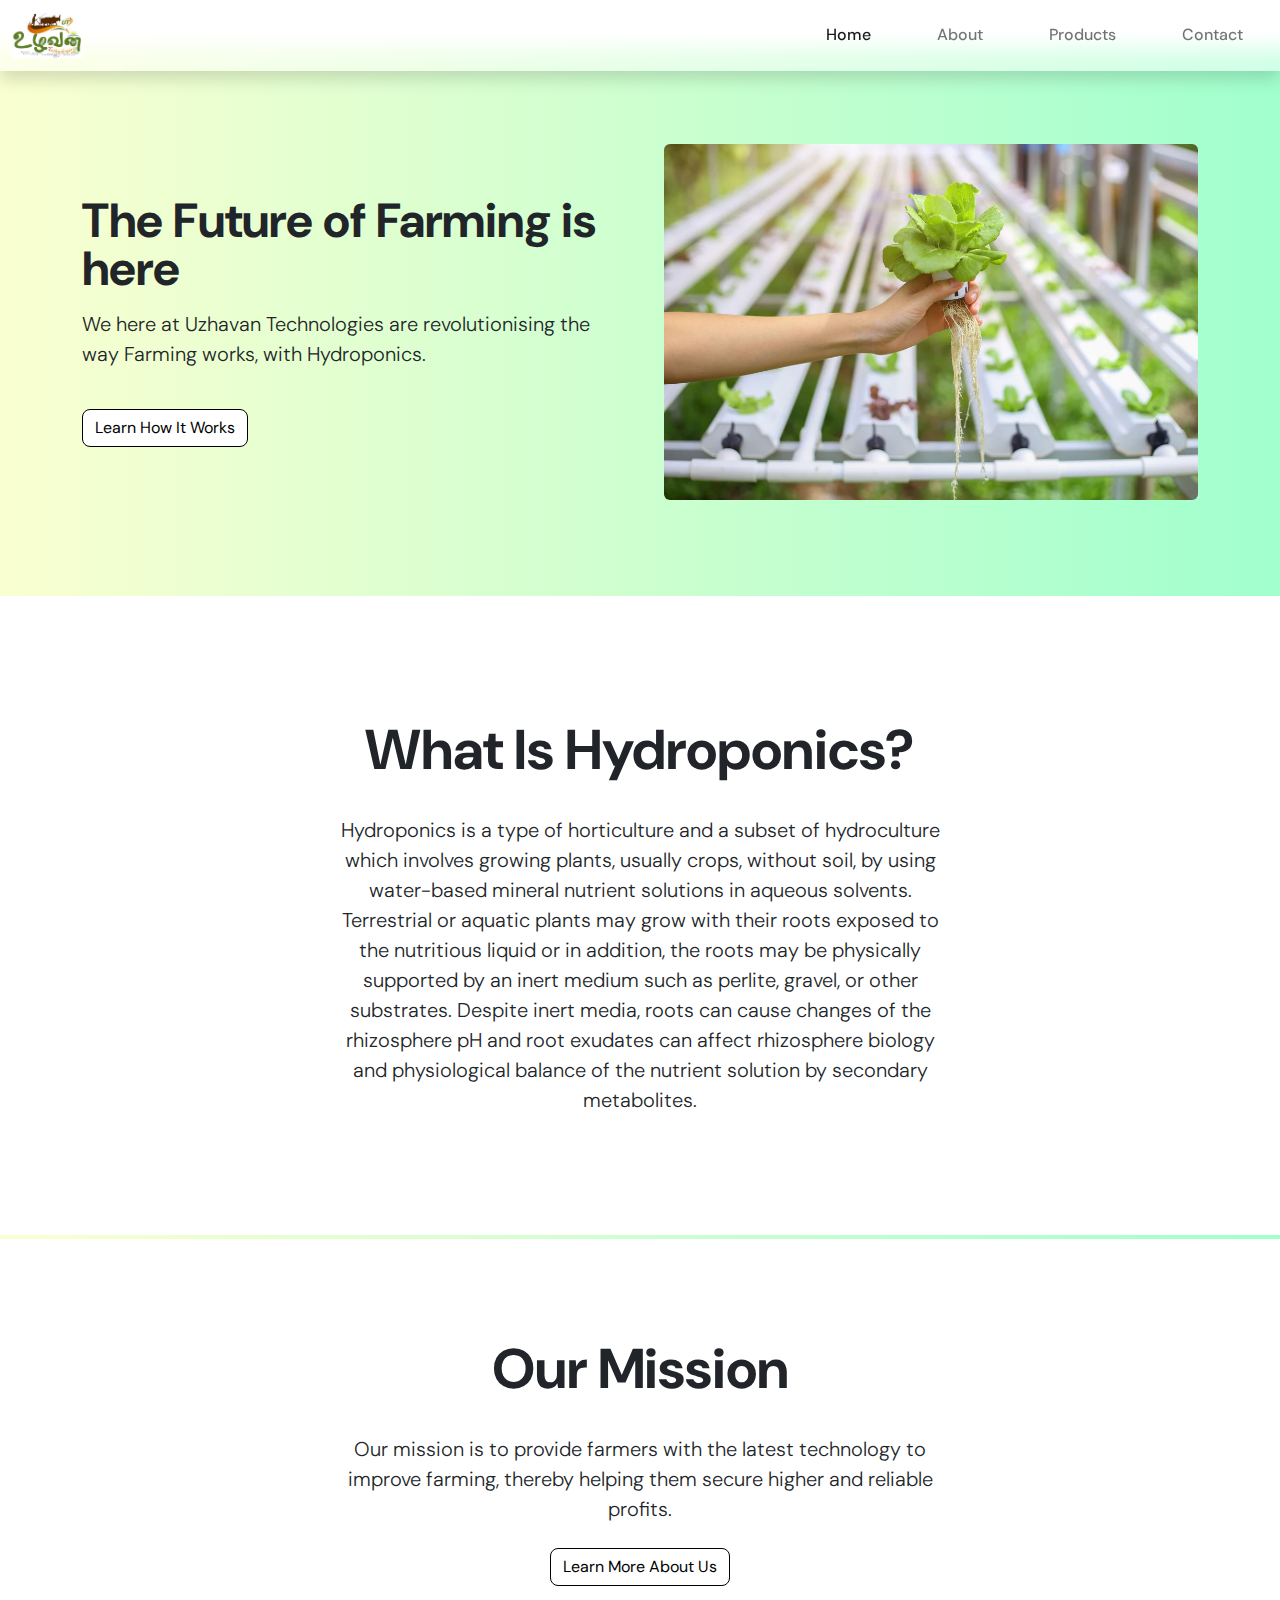
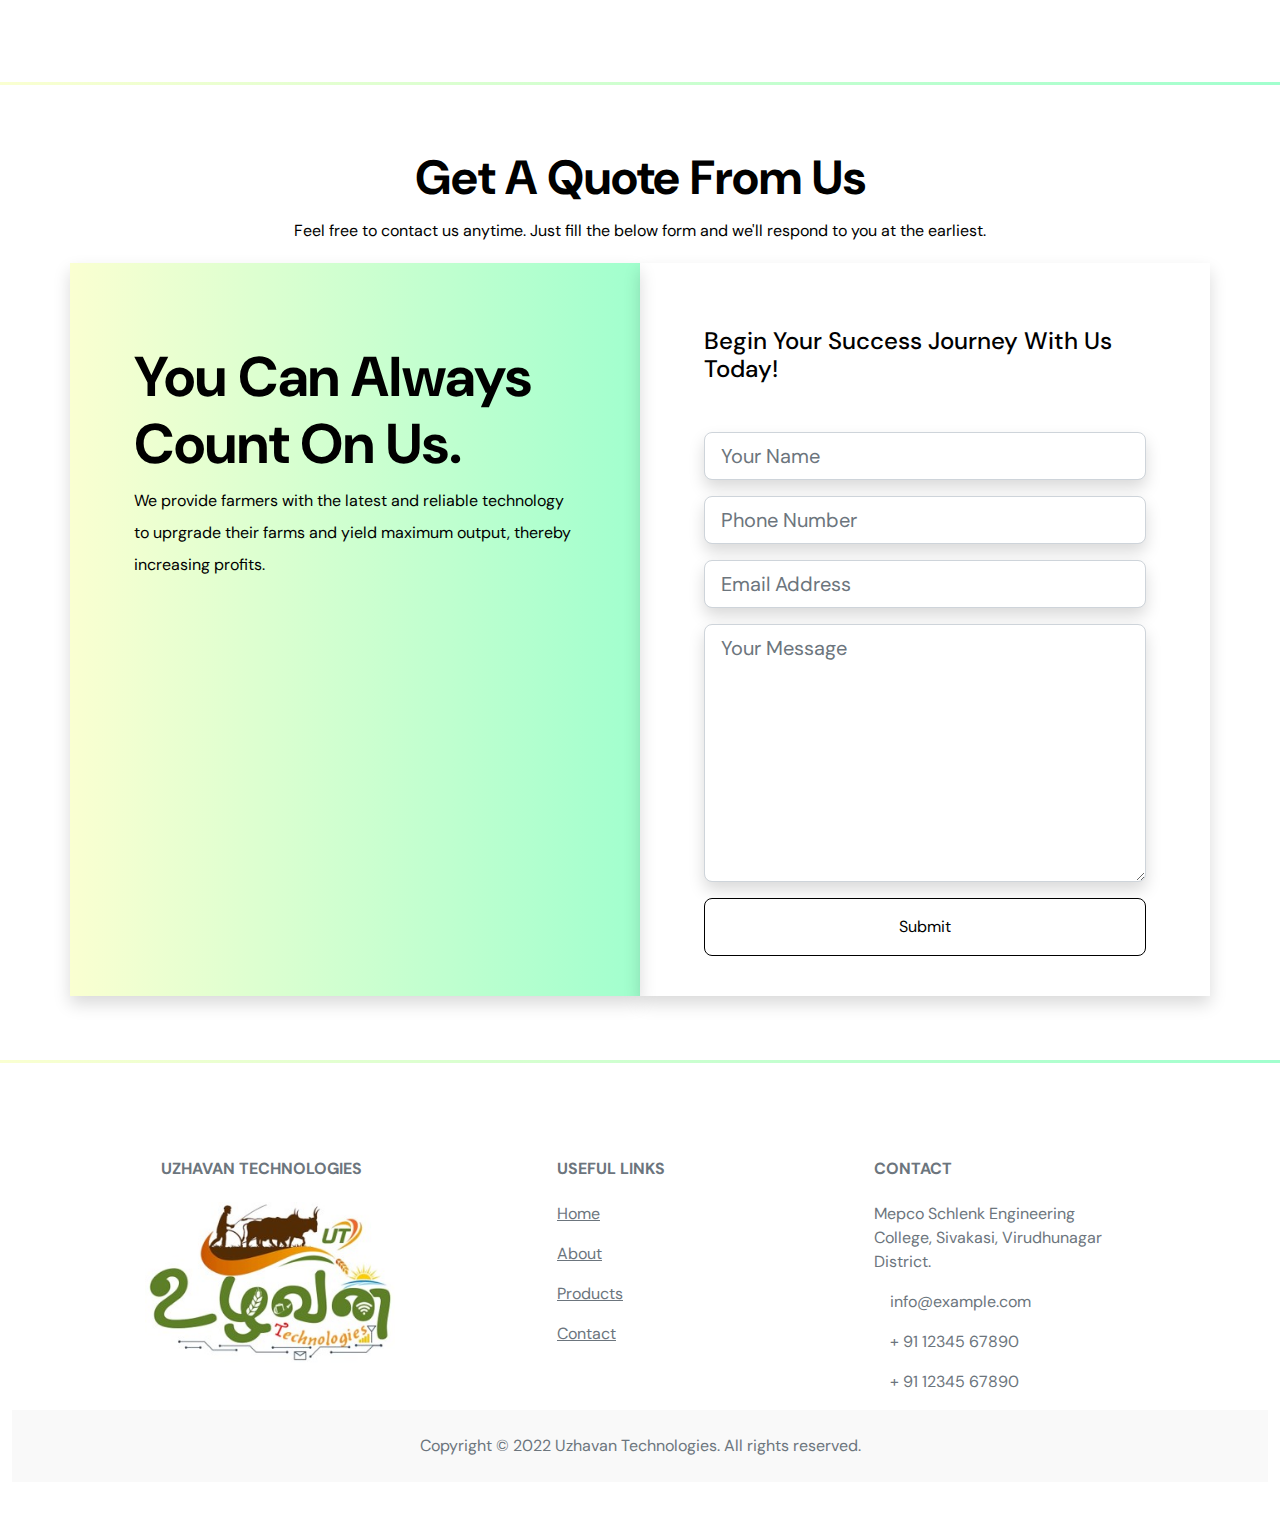
<file: index.html>
<html lang="en">
<head>
    <meta charset="UTF-8">
    <meta http-equiv="X-UA-Compatible" content="IE=edge">
    <meta name="viewport" content="width=device-width, initial-scale=1, user-scalable=no/">
    <title>Uzhavan Technologies - The Future Of Farming</title>
    <link rel="apple-touch-icon" sizes="180x180" href="/apple-touch-icon.png">
    <link rel="icon" type="image/png" sizes="32x32" href="/favicon-32x32.png">
    <link rel="icon" type="image/png" sizes="16x16" href="/favicon-16x16.png">
    <link rel="manifest" href="/site.webmanifest">
    <link rel="stylesheet" href="/assets/css/style.css">
    <link rel="preconnect" href="https://fonts.googleapis.com">
    <link rel="preconnect" href="https://fonts.gstatic.com" crossorigin>
    <link href="https://fonts.googleapis.com/css2?family=DM+Sans:wght@400;500;700&display=swap" rel="stylesheet">
</head>
<body>

    <nav class="navbar navbar-expand-lg shadow fixed-top mb-5 blur font">
        <div class="container-xxl">
          <a class="navbar-brand" href="/"><img src="/assets/images/Uzhavan-Logo.jpg" width="70"></a>
          <button class="navbar-toggler" type="button" data-bs-toggle="collapse" data-bs-target="#NavigationBar" aria-controls="navbarSupportedContent" aria-expanded="false" aria-label="Toggle navigation">
            <span class="navbar-toggler-icon"></span>
          </button>
          <div class="collapse navbar-collapse justify-content-end" id="NavigationBar">
            <ul class="navbar-nav ml-auto gap-4">
              <li class="nav-item list-items btn">
                <a class="nav-link active" aria-current="page" href="/">Home</a>
              </li>
              <li class="nav-item list-items btn">
                <a class="nav-link" href="/about.html">About</a>
              </li>
              <li class="nav-item list-items btn">
                <a class="nav-link" href="/products.html">Products</a>
              </li>
              <li class="nav-item list-items btn">
                <a class="nav-link" href="/contact.html">Contact</a>
              </li>
            </ul>
          </div>
        </div>
      </nav>

      <section id="home" class="intro-section mt-5">
        <div class="container col-xxl-9 py-5">
            <div class="row flex-lg-row-reverse align-items-center g-5 py-5">
              <div class="col-10 col-sm-8 col-lg-6">
                <img src="/assets/images/hydroponics.webp" class="d-block mx-lg-auto img-fluid rounded-2" alt="Hydroponics" width="700" height="500" loading="lazy">
              </div>
              <div class="col-lg-6">
                <h1 class="display-5 fw-bold lh-1 mb-3">The Future of Farming is here</h1>
                <p class="lead">We here at Uzhavan Technologies are revolutionising the way Farming works, with Hydroponics.</p>
                <br>
                <div class="d-md-flex justify-content-md-start">
                  <a class="btn btn-primary" href="#main-section" role="button">Learn How It Works</a>
                </div>
              </div>
            </div>
          </div>
      </section>

      <section id="main-section" class="font">
        <br>
        <div class="px-4 py-5 my-5 text-center">
            <h1 class="display-4 fw-bold text-capitalize">What is Hydroponics?</h1>
            <br>
            <div class="col-lg-6 mx-auto">
              <p class="lead mb-4">Hydroponics is a type of horticulture and a subset of hydroculture which involves growing plants, usually crops, without soil, by using water-based mineral nutrient solutions in aqueous solvents. Terrestrial or aquatic plants may grow with their roots exposed to the nutritious liquid or in addition, the roots may be physically supported by an inert medium such as perlite, gravel, or other substrates. Despite inert media, roots can cause changes of the rhizosphere pH and root exudates can affect rhizosphere biology and physiological balance of the nutrient solution by secondary metabolites.</p>
            </div>
      </section>

      <div class="divider-gradient"></div>

      <section id="mission" class="font">
        <div class="px-4 py-5 my-5 text-center">
            <h1 class="display-4 fw-bold text-capitalize">Our mission</h1>
            <br>
            <div class="col-lg-6 mx-auto"><p class="lead mb-4">Our mission is to provide farmers with the latest technology to improve farming, thereby helping them secure higher and reliable profits.</p></div>
            <a class="btn btn-primary text-capitalize" href="/about.html">Learn more about us</a>
        </div>
      </section>

      <div class="divider-gradient"></div>

      <section id="contact" class="get-started font">
        <div class="container">
          <div class="row text-center">
            <h1 class="display-5 fw-bold text-capitalize">Get a quote from us</h1>
            <div class="heading-line"></div>
            <p class="lh-lg">
              Feel free to contact us anytime. Just fill the below form and we'll respond to you at the earliest.
            </p>
          </div>
      
          <!-- START THE CTA CONTENT  -->
          <div class="row text-white">
            <div class="col-12 col-lg-6 gradient shadow p-3">
              <div class="cta-info w-100">
                <h4 class="display-4 fw-bold text-capitalize">You can always count on us.</h4>
                <p class="lh-lg">
                  We provide farmers with the latest and reliable technology to uprgrade their farms and yield maximum output, thereby increasing profits.
                </p>
              </div>
            </div>
            <div class="col-12 col-lg-6 shadow p-3">
              <div class="form w-100 pb-2">
                <h4 class="display-3--title mb-5 text-capitalize">Begin your success journey with us today!</h4>
                <form method="post" name="google-sheet">
                  <div class="col-lg-12 mb-3">
                    <input type="text" placeholder="Your Name" name="Name" class="shadow form-control form-control-lg" required>
                  </div>
                  <div class="col-lg-12 mb-3">
                    <input type="text" placeholder="Phone Number" name="Phone" class="shadow form-control form-control-lg" required>
                  </div>
                  <div class="col-lg-12 mb-3">
                    <input type="email" placeholder="Email Address" name="Email" class="shadow form-control form-control-lg" required>
                  </div>
                  <div class="col-lg-12 mb-3">
                    <textarea placeholder="Your Message" name="Message" rows="8" class="shadow form-control form-control-lg" required></textarea>
                  </div>
                  <div class="text-center d-grid mt-1">
                    <button type="submit" class="btn btn-primary pt-3 pb-3 text-capitalize">
                      submit
                    </button>
                  </div>
                </form>
              </div>
            </div>
          </div>
        </div>
      </section>

      <div class="divider-gradient"></div>

      <section class="font container-fluid py-5">
        <!-- Footer -->
<footer class="text-center text-lg-start bg-white text-muted">
    <!-- Section: Links  -->
    <section class="">
      <div class="container text-center text-md-start mt-5">
        <!-- Grid row -->
        <div class="row mt-3">
          <!-- Grid column -->
          <div class="col-md-3 col-lg-4 col-xl-3 mx-auto mb-4">
            <!-- Content -->
            <h6 class="text-uppercase fw-bold mb-4">
              <i class="fas fa-gem me-3 text-grayish"></i>Uzhavan Technologies
            </h6>
            <img src="/assets/images/Uzhavan-Logo.jpg" alt="Company Logo" width="250">
          </div>

          <!-- Grid column -->
          <div class="col-md-3 col-lg-2 col-xl-2 mx-auto mb-4">
            <!-- Links -->
            <h6 class="text-uppercase fw-bold mb-4">
              Useful links
            </h6>
            <p>
              <a href="/" class="text-reset">Home</a>
            </p>
            <p>
              <a href="/about.html" class="text-reset">About</a>
            </p>
            <p>
              <a href="/products.html" class="text-reset">Products</a>
            </p>
            <p>
              <a href="/contact.html" class="text-reset">Contact</a>
            </p>
          </div>
          <!-- Grid column -->
  
          <!-- Grid column -->
          <div class="col-md-4 col-lg-3 col-xl-3 mx-auto mb-md-0 mb-4">
            <!-- Links -->
            <h6 class="text-uppercase fw-bold mb-4">Contact</h6>
            <p><i class="fas fa-home"></i>Mepco Schlenk Engineering College, Sivakasi, Virudhunagar District.</p>
            <p>
              <i class="fas fa-envelope me-3 text-grayish"></i>
              info@example.com
            </p>
            <p><i class="fas fa-phone me-3 text-grayish"></i> + 91 12345 67890</p>
            <p><i class="fas fa-print me-3 text-grayish"></i> + 91 12345 67890</p>
          </div>
          <!-- Grid column -->
        </div>
        <!-- Grid row -->
      </div>
    </section>
    <div class="text-center p-4" style="background-color: rgba(0, 0, 0, 0.025);">
     Copyright © 2022 Uzhavan Technologies. All rights reserved. 
    </div>
  </footer>
      </section>

      <script>
        const scriptURL = 'https://script.google.com/macros/s/AKfycbxZKj4hs3VPJn0fK-J4saEidV_lQPkM6e6UBpy4E6y6H5RJ_mPYfNlZPslWdKPpoIF6dQ/exec'
        const form = document.forms['google-sheet']
      
        form.addEventListener('submit', e => {
          e.preventDefault()
          fetch(scriptURL, { method: 'POST', body: new FormData(form)})
            .then(response => alert("Thank you for submitting your enquiry. We'll respond to you at the earliest."))
            .catch(error => console.error('Error!', error.message))
        })
      </script>
 <script src="https://cdn.jsdelivr.net/npm/@popperjs/core@2.11.5/dist/umd/popper.min.js" integrity="sha384-Xe+8cL9oJa6tN/veChSP7q+mnSPaj5Bcu9mPX5F5xIGE0DVittaqT5lorf0EI7Vk" crossorigin="anonymous"></script>
 <script src="https://cdn.jsdelivr.net/npm/bootstrap@5.2.0/dist/js/bootstrap.min.js" integrity="sha384-ODmDIVzN+pFdexxHEHFBQH3/9/vQ9uori45z4JjnFsRydbmQbmL5t1tQ0culUzyK" crossorigin="anonymous"></script>
</body>
</html>
</file>
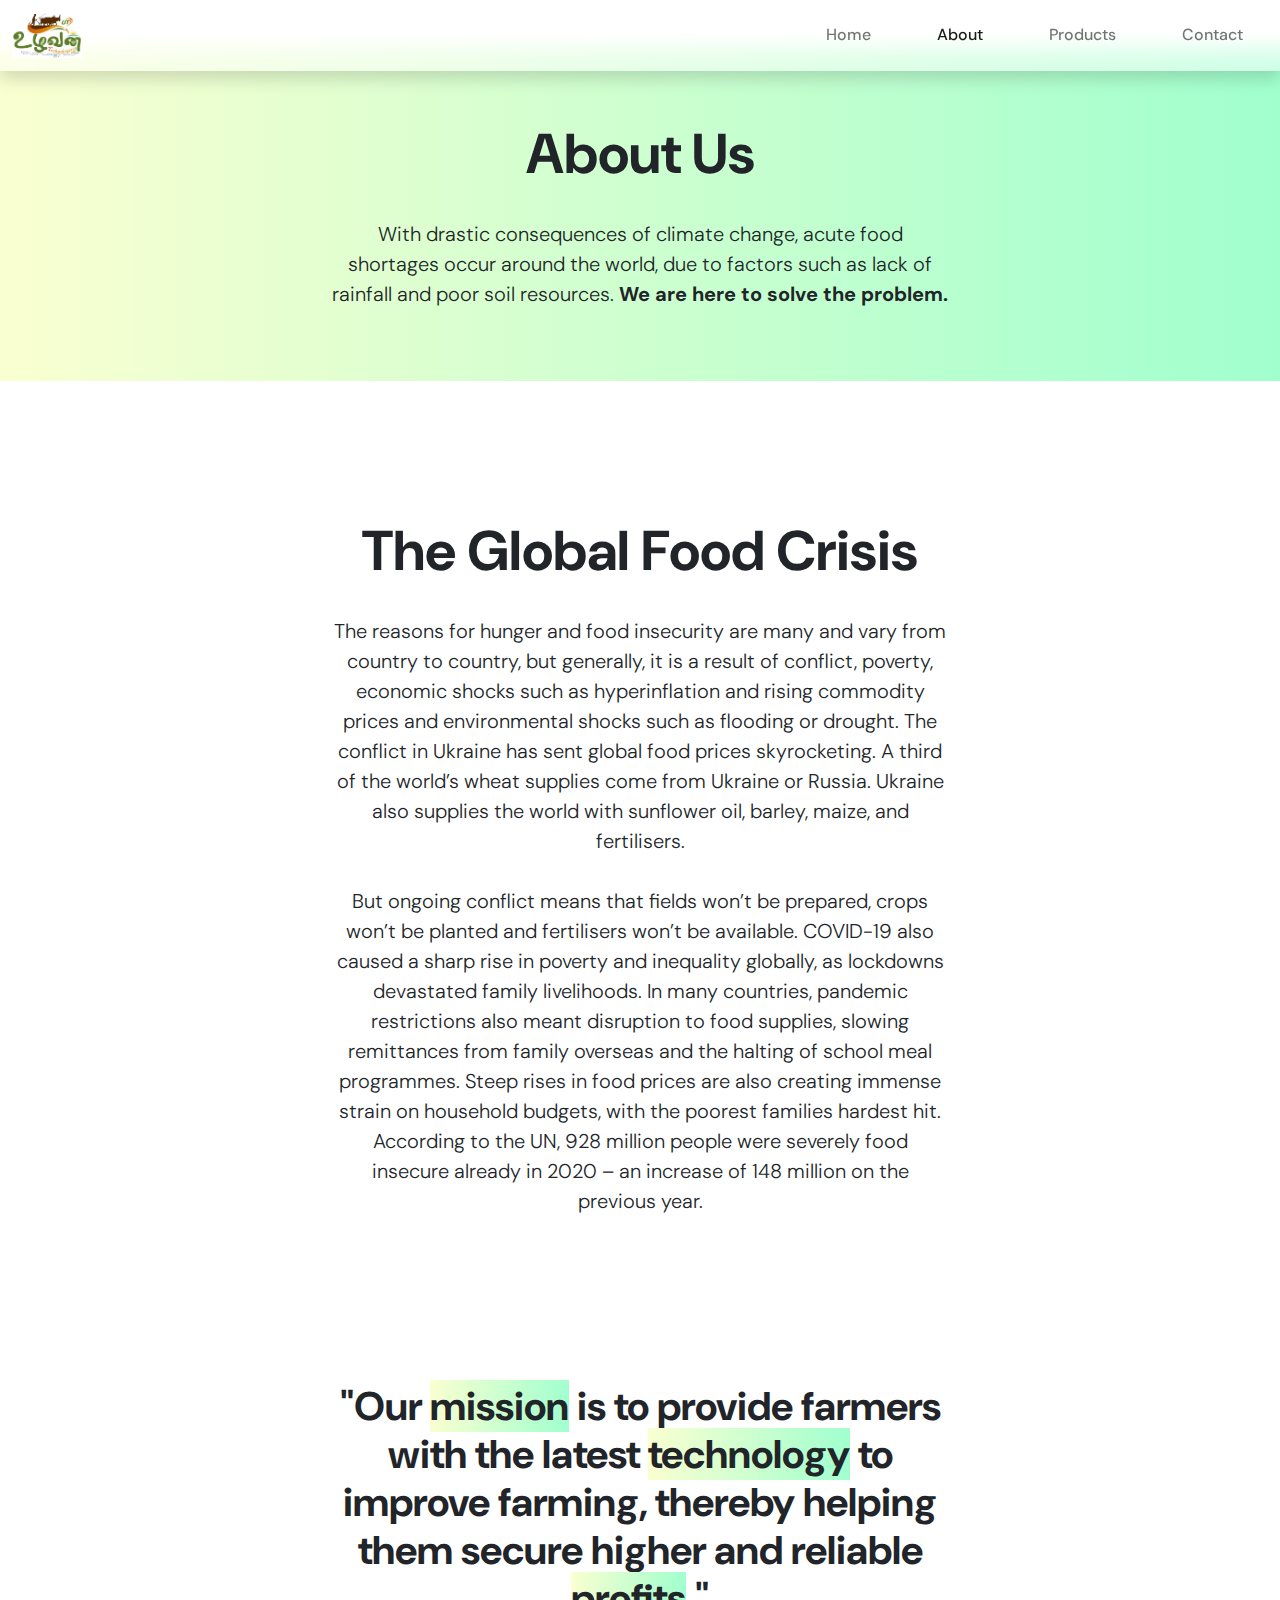
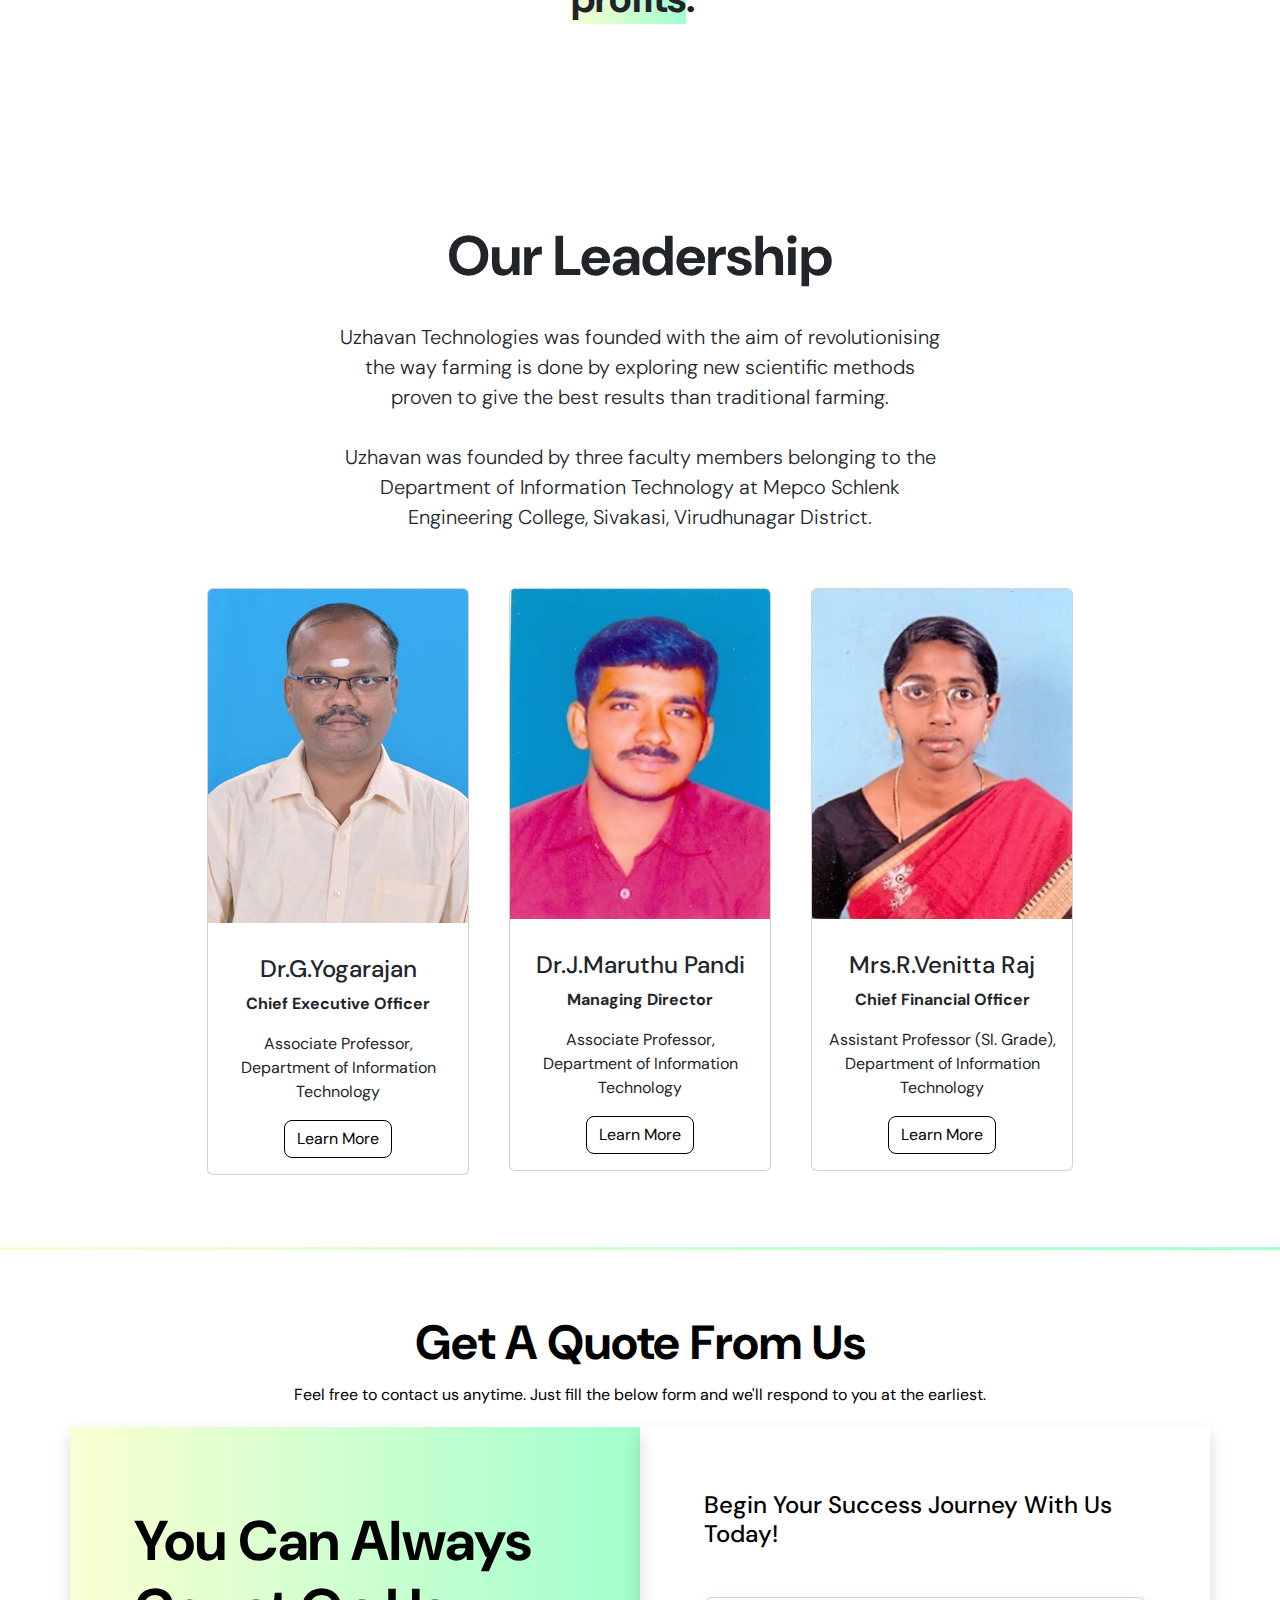
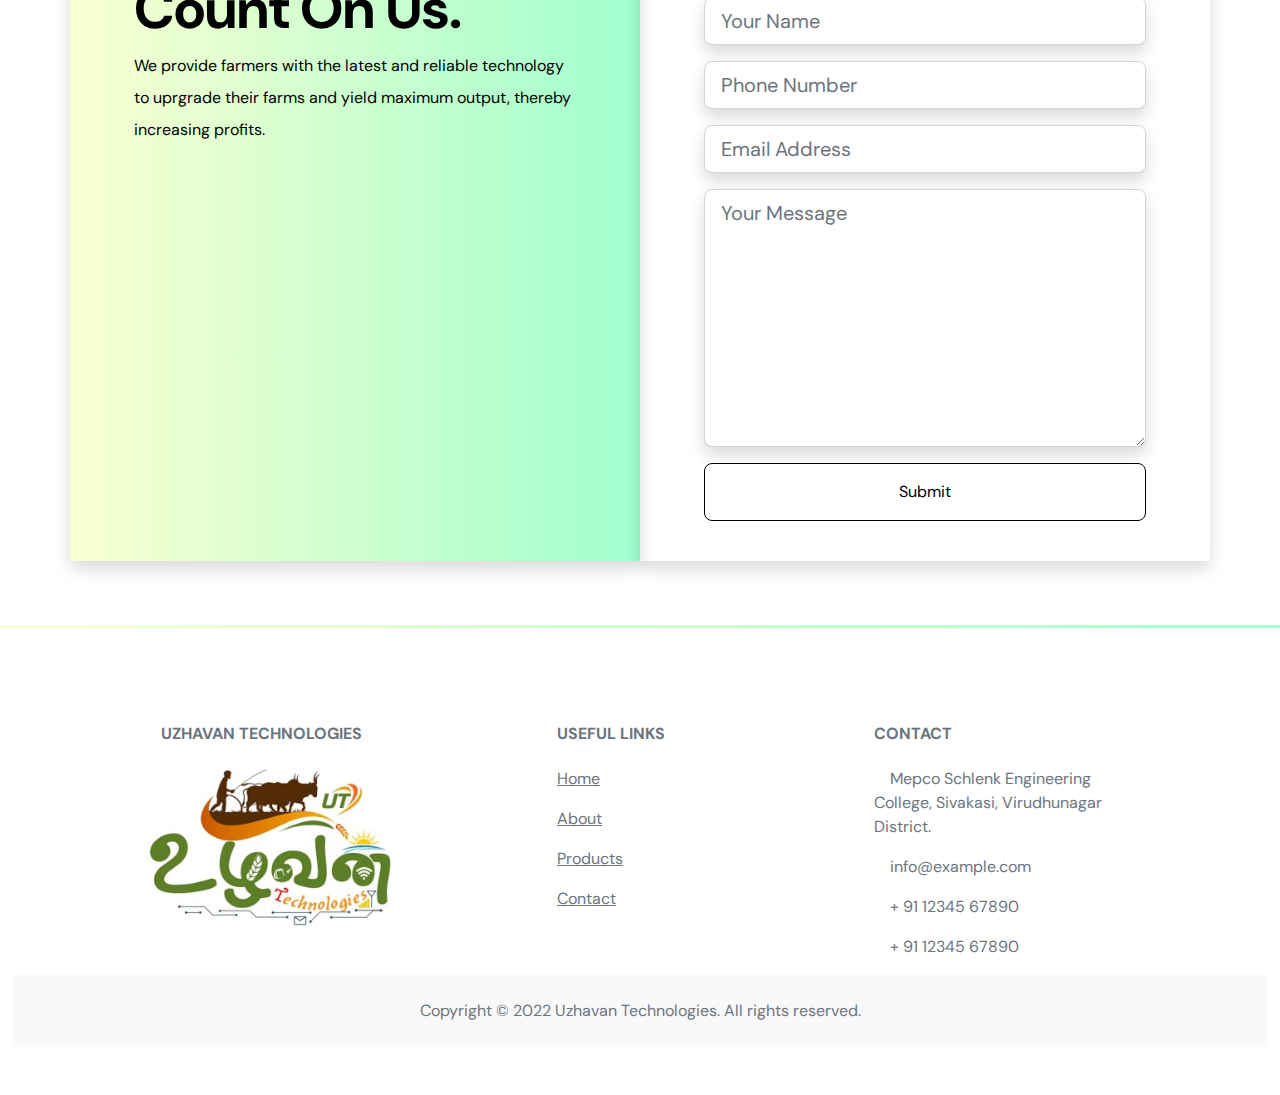
<file: about.html>
<html lang="en">
<head>
    <meta charset="UTF-8">
    <meta http-equiv="X-UA-Compatible" content="IE=edge">
    <meta name="viewport" content="width=device-width, initial-scale=1, user-scalable=no/">
    <title>About Us - Uzhavan Technologies</title>
    <link rel="apple-touch-icon" sizes="180x180" href="/apple-touch-icon.png">
    <link rel="icon" type="image/png" sizes="32x32" href="/favicon-32x32.png">
    <link rel="icon" type="image/png" sizes="16x16" href="/favicon-16x16.png">
    <link rel="manifest" href="/site.webmanifest">
    <link rel="stylesheet" href="/assets/css/style.css">
    <link rel="preconnect" href="https://fonts.googleapis.com">
    <link rel="preconnect" href="https://fonts.gstatic.com" crossorigin>
    <link href="https://fonts.googleapis.com/css2?family=DM+Sans:wght@400;500;700&display=swap" rel="stylesheet">
</head>
<body>

    <nav class="navbar navbar-expand-lg shadow fixed-top mb-5 blur font">
        <div class="container-xxl">
          <a class="navbar-brand" href="/"><img src="/assets/images/Uzhavan-Logo.jpg" width="70"></a>
          <button class="navbar-toggler" type="button" data-bs-toggle="collapse" data-bs-target="#NavigationBar" aria-controls="navbarSupportedContent" aria-expanded="false" aria-label="Toggle navigation">
            <span class="navbar-toggler-icon"></span>
          </button>
          <div class="collapse navbar-collapse justify-content-end" id="NavigationBar">
            <ul class="navbar-nav ml-auto gap-4">
              <li class="nav-item list-items btn">
                <a class="nav-link" href="/">Home</a>
              </li>
              <li class="nav-item list-items btn">
                <a class="nav-link active" href="/about.html" aria-current="page">About</a>
              </li>
              <li class="nav-item list-items btn">
                <a class="nav-link" href="/products.html">Products</a>
              </li>
              <li class="nav-item list-items btn">
                <a class="nav-link" href="/contact.html">Contact</a>
              </li>
            </ul>
          </div>
        </div>
      </nav>

      <section id="home" class="intro-section mt-5">
        <div class="px-4 py-5 my-5 text-center">
            <h1 class="display-4 fw-bold py-4">About Us</h1>
            <div class="col-lg-6 mx-auto">
              <p class="lead mb-4">With drastic consequences of climate change, acute food shortages occur around the world, due to factors such as lack of rainfall and poor soil resources. <span class="text-bold">We are here to solve the problem.</span></p>
            </div>
          </div>
      </section>

      <section id="food-crisis" class="font">
        <br>
        <div class="px-4 py-3 my-5 text-center">
            <h1 class="display-4 fw-bold text-capitalize">The global food crisis</h1>
            <br>
            <div class="col-lg-6 mx-auto">
              <p class="lead mb-4">
                The reasons for hunger and food insecurity are many and vary from country to country, but generally, it is a result of conflict, poverty, economic shocks such as hyperinflation and rising commodity prices and environmental shocks such as flooding or drought.
                
                The conflict in Ukraine has sent global food prices skyrocketing. A third of the world’s wheat supplies come from Ukraine or Russia. Ukraine also supplies the world with sunflower oil, barley, maize, and fertilisers.
                
                <br><br>But ongoing conflict means that fields won’t be prepared, crops won’t be planted and fertilisers won’t be available.
                
                COVID-19 also caused a sharp rise in poverty and inequality globally, as lockdowns devastated family livelihoods. In many countries, pandemic restrictions also meant disruption to food supplies, slowing remittances from family overseas and the halting of school meal programmes. Steep rises in food prices are also creating immense strain on household budgets, with the poorest families hardest hit. 
                
                According to the UN, 928 million people were severely food insecure already in 2020 – an increase of 148 million on the previous year.<br><br>
                            </div>
      </section>

      <section id="our-mission" class="font">
        <div class="px-4 py-5 my-5 text-center">
            <div class="col-lg-6 mx-auto"><p class="display-6 fw-bold">"Our <span class="text-gradient">mission</span> is to provide farmers with the latest <span class="text-gradient">technology</span> to improve farming, thereby helping them secure higher and reliable <span class="text-gradient">profits</span>."</p></div>
        </div>
      </section>

      <section id="leadership" class="font container-fluid">
        <br>
        <div class="px-4 py-3 my-5 text-center">
            <h1 class="display-4 fw-bold text-capitalize">Our leadership</h1>
            <br>
            <div class="col-lg-6 mx-auto">
              <p class="lead mb-4">
                Uzhavan Technologies was founded with the aim of revolutionising the way farming is done by exploring new scientific methods proven to give the best results than traditional farming.<br><br>Uzhavan was founded by three faculty members belonging to the Department of Information Technology at Mepco Schlenk Engineering College, Sivakasi, Virudhunagar District.
              </p>
            </div><br>
              <div class="row justify-content-center mx-auto">
                <div class="col-md-3">
                  <div class="card m-2 gap-3">
                    <img src="/assets/images/yogarajan-sir.jpg" class="card-img-top" alt="...">
                    <div class="card-body">
                      <h4 class="card-title">Dr.G.Yogarajan</h4>
                      <p class="text-bold">Chief Executive Officer</p>
                      <p class="card-text">Associate Professor, Department of Information Technology</p>
                      <a href="https://mepcoeng.ac.in/FacultyProfile.aspx?deptid=6&id=05ITTS0008" target="_blank" class="btn btn-primary">Learn More</a>
                    </div>
                  </div>
                </div>
                <div class="col-md-3">
                  <div class="card m-2 gap-3">
                    <img src="/assets/images/maruthupandi-sir.jpg" class="card-img-top" alt="...">
                    <div class="card-body">
                      <h4 class="card-title">Dr.J.Maruthu Pandi</h4>
                      <p class="text-bold">Managing Director</p>
                      <p class="card-text">Associate Professor, Department of Information Technology</p>
                      <a href="https://mepcoeng.ac.in/FacultyProfile.aspx?deptid=6&id=08ITTS0036" target="_blank" class="btn btn-primary">Learn More</a>
                    </div>
                  </div>
                </div>
                <div class="col-md-3">
                  <div class="card m-2 gap-3">
                    <img src="/assets/images/venittaraj-mam.jpg" class="card-img-top" alt="...">
                    <div class="card-body">
                      <h4 class="card-title">Mrs.R.Venitta Raj</h4>
                      <p class="text-bold">Chief Financial Officer</p>
                      <p class="card-text">Assistant Professor (Sl. Grade), Department of Information Technology</p>
                      <a href="https://mepcoeng.ac.in/FacultyProfile.aspx?deptid=6&id=08ITTS0029" target="_blank" class="btn btn-primary">Learn More</a>
                    </div>
                  </div>
                </div>
              </div>
      </section>

      <div class="divider-gradient"></div>

      <section id="contact" class="get-started font">
        <div class="container">
          <div class="row text-center">
            <h1 class="display-5 fw-bold text-capitalize">Get a quote from us</h1>
            <div class="heading-line"></div>
            <p class="lh-lg">
              Feel free to contact us anytime. Just fill the below form and we'll respond to you at the earliest.
            </p>
          </div>
      
          <!-- START THE CTA CONTENT  -->
          <div class="row text-white">
            <div class="col-12 col-lg-6 gradient shadow p-3">
              <div class="cta-info w-100">
                <h4 class="display-4 fw-bold text-capitalize">You can always count on us.</h4>
                <p class="lh-lg">
                  We provide farmers with the latest and reliable technology to uprgrade their farms and yield maximum output, thereby increasing profits.
                </p>
              </div>
            </div>
            <div class="col-12 col-lg-6 shadow p-3">
              <div class="form w-100 pb-2">
                <h4 class="display-3--title mb-5 text-capitalize">Begin your success journey with us today!</h4>
                <form method="post" name="google-sheet">
                  <div class="col-lg-12 mb-3">
                    <input type="text" placeholder="Your Name" name="Name" class="shadow form-control form-control-lg" required>
                  </div>
                  <div class="col-lg-12 mb-3">
                    <input type="text" placeholder="Phone Number" name="Phone" class="shadow form-control form-control-lg" required>
                  </div>
                  <div class="col-lg-12 mb-3">
                    <input type="email" placeholder="Email Address" name="Email" class="shadow form-control form-control-lg" required> 
                  </div>
                  <div class="col-lg-12 mb-3">
                    <textarea placeholder="Your Message" name="Message" rows="8" class="shadow form-control form-control-lg" required></textarea>
                  </div>
                  <div class="text-center d-grid mt-1">
                    <button type="submit" class="btn btn-primary pt-3 pb-3 text-capitalize">
                      submit
                    </button>
                  </div>
                </form>
              </div>
            </div>
          </div>
        </div>
      </section>

      <div class="divider-gradient"></div>

      <section class="font container-fluid py-5">
        <!-- Footer -->
<footer class="text-center text-lg-start bg-white text-muted">
    <!-- Section: Links  -->
    <section class="">
      <div class="container text-center text-md-start mt-5">
        <!-- Grid row -->
        <div class="row mt-3">
          <!-- Grid column -->
          <div class="col-md-3 col-lg-4 col-xl-3 mx-auto mb-4">
            <!-- Content -->
            <h6 class="text-uppercase fw-bold mb-4">
              <i class="fas fa-gem me-3 text-grayish"></i>Uzhavan Technologies
            </h6>
            <img src="/assets/images/Uzhavan-Logo.jpg" alt="Company Logo" width="250">
          </div>

          <!-- Grid column -->
          <div class="col-md-3 col-lg-2 col-xl-2 mx-auto mb-4">
            <!-- Links -->
            <h6 class="text-uppercase fw-bold mb-4">
              Useful links
            </h6>
            <p>
                <a href="/" class="text-reset">Home</a>
              </p>
              <p>
                <a href="/about.html" class="text-reset">About</a>
              </p>
              <p>
                <a href="/products.html" class="text-reset">Products</a>
              </p>
              <p>
                <a href="/contact.html" class="text-reset">Contact</a>
              </p>
          </div>
          <!-- Grid column -->
  
          <!-- Grid column -->
          <div class="col-md-4 col-lg-3 col-xl-3 mx-auto mb-md-0 mb-4">
            <!-- Links -->
            <h6 class="text-uppercase fw-bold mb-4">Contact</h6>
            <p><i class="fas fa-home me-3 text-grayish"></i>Mepco Schlenk Engineering College, Sivakasi, Virudhunagar District.</p>
            <p>
              <i class="fas fa-envelope me-3 text-grayish"></i>
              info@example.com
            </p>
            <p><i class="fas fa-phone me-3 text-grayish"></i> + 91 12345 67890</p>
            <p><i class="fas fa-print me-3 text-grayish"></i> + 91 12345 67890</p>
          </div>
          <!-- Grid column -->
        </div>
        <!-- Grid row -->
      </div>
    </section>
    <div class="text-center p-4" style="background-color: rgba(0, 0, 0, 0.025);">
     Copyright © 2022 Uzhavan Technologies. All rights reserved. 
    </div>
  </footer>
      </section>

      <script>
        const scriptURL = 'https://script.google.com/macros/s/AKfycbxZKj4hs3VPJn0fK-J4saEidV_lQPkM6e6UBpy4E6y6H5RJ_mPYfNlZPslWdKPpoIF6dQ/exec'
        const form = document.forms['google-sheet']
      
        form.addEventListener('submit', e => {
          e.preventDefault()
          fetch(scriptURL, { method: 'POST', body: new FormData(form)})
            .then(response => alert("Thank you for submitting your enquiry. We'll respond to you at the earliest."))
            .catch(error => console.error('Error!', error.message))
        })
      </script>
 <script src="https://cdn.jsdelivr.net/npm/@popperjs/core@2.11.5/dist/umd/popper.min.js" integrity="sha384-Xe+8cL9oJa6tN/veChSP7q+mnSPaj5Bcu9mPX5F5xIGE0DVittaqT5lorf0EI7Vk" crossorigin="anonymous"></script>
 <script src="https://cdn.jsdelivr.net/npm/bootstrap@5.2.0/dist/js/bootstrap.min.js" integrity="sha384-ODmDIVzN+pFdexxHEHFBQH3/9/vQ9uori45z4JjnFsRydbmQbmL5t1tQ0culUzyK" crossorigin="anonymous"></script>
</body>
</html>
</file>
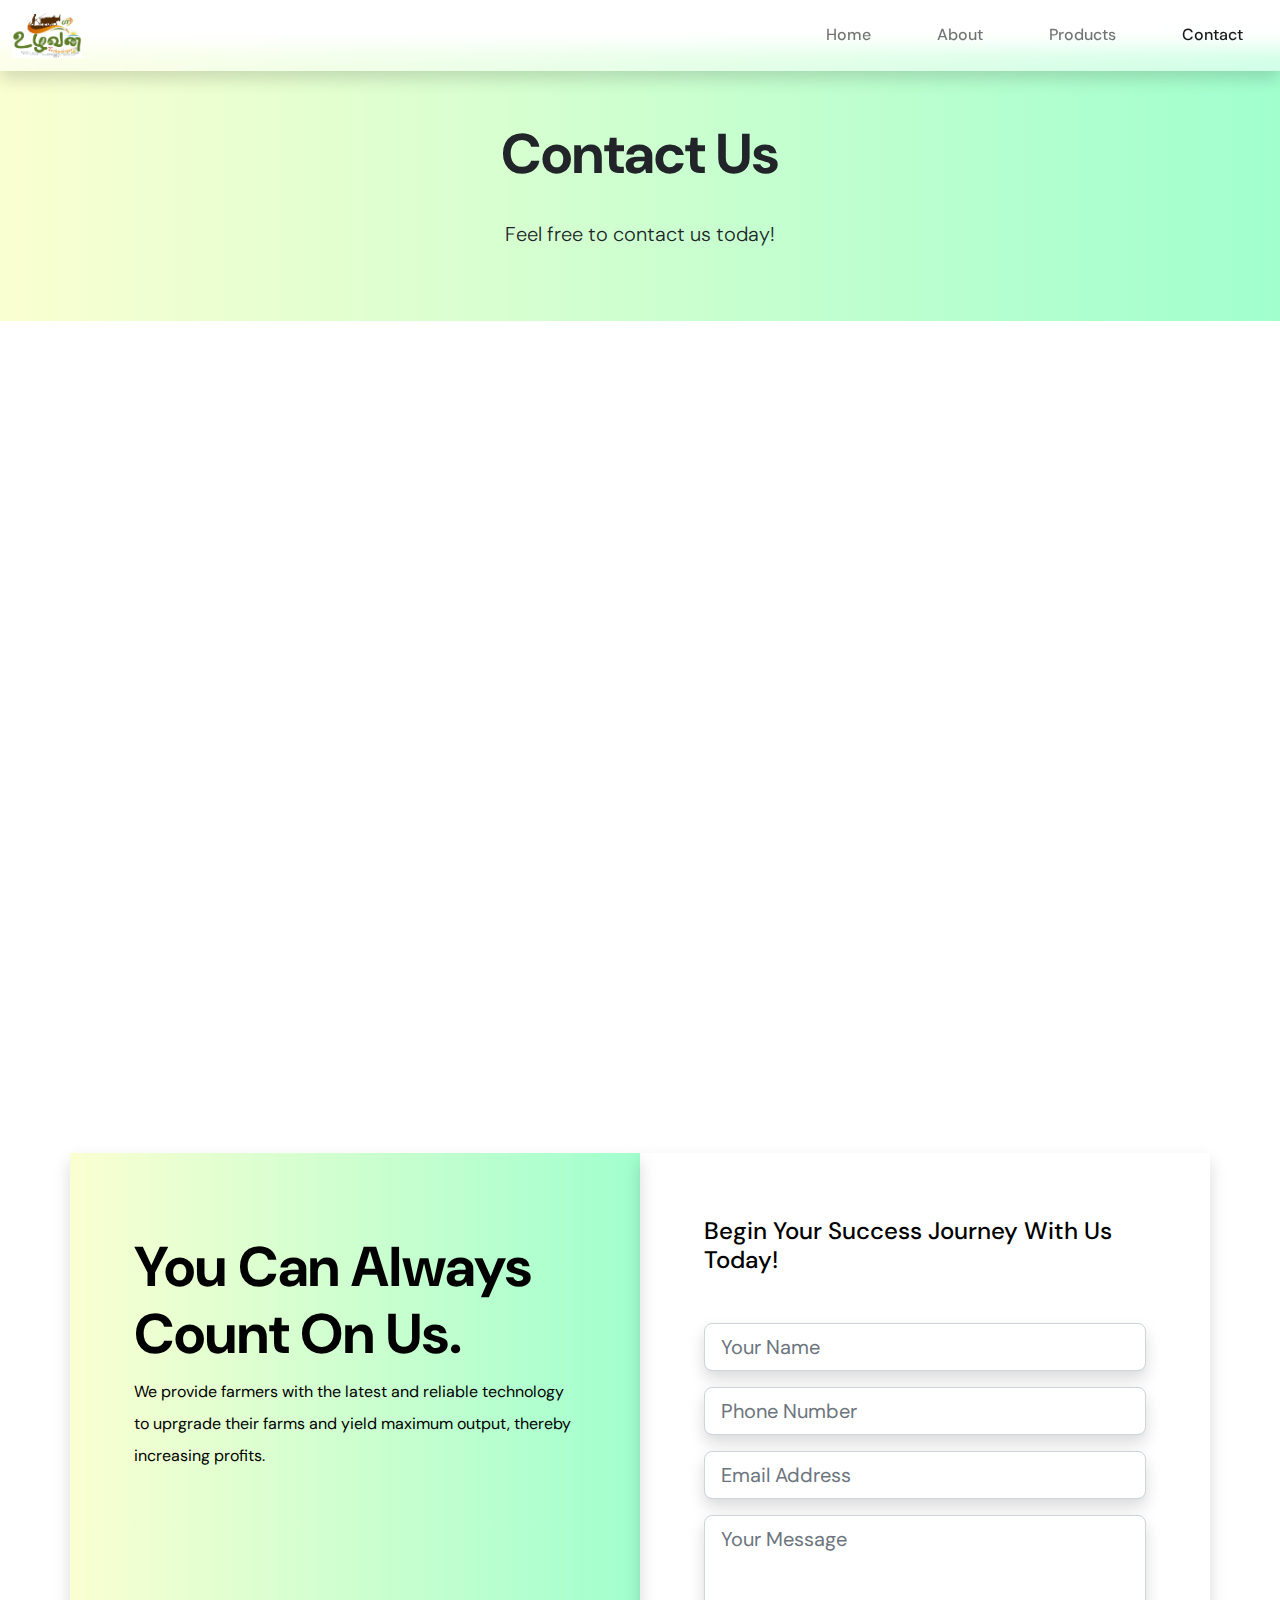
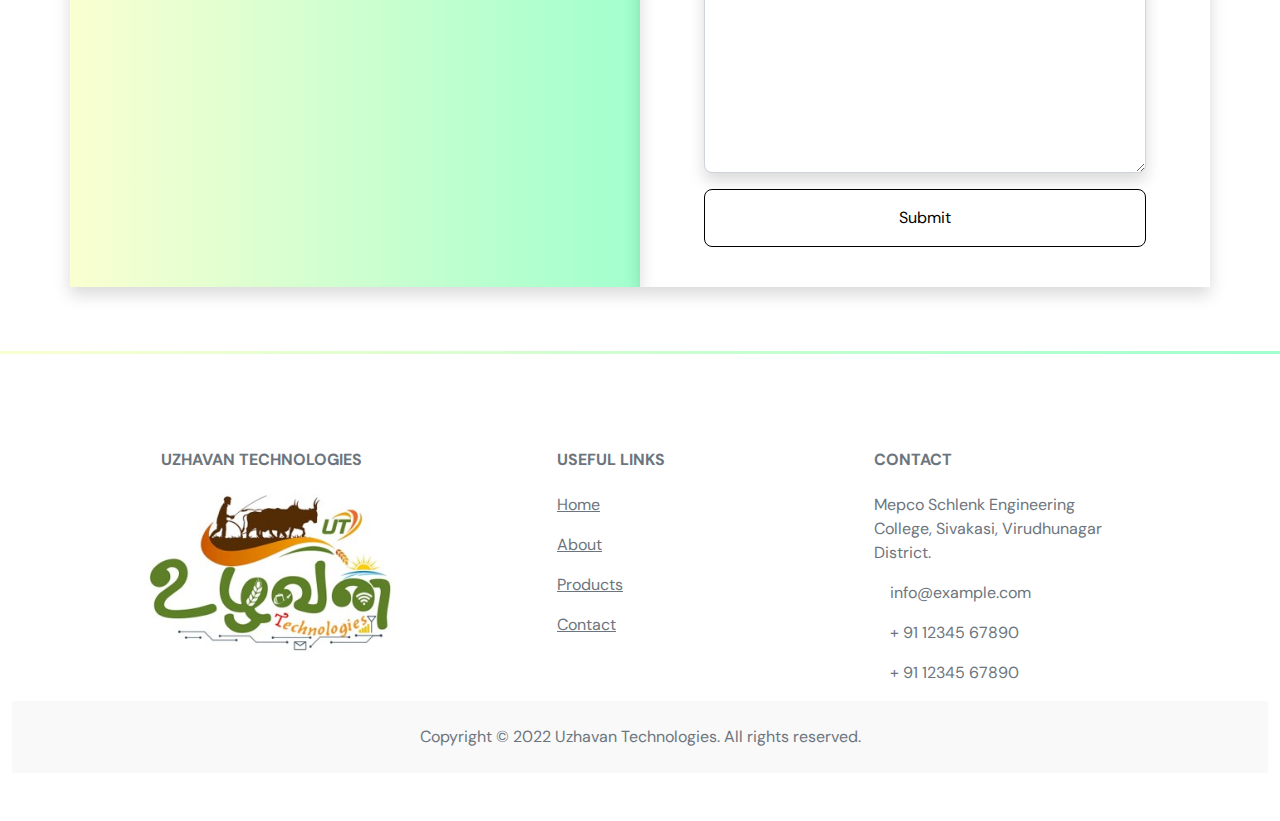
<file: contact.html>
<html lang="en">
<head>
    <meta charset="UTF-8">
    <meta http-equiv="X-UA-Compatible" content="IE=edge">
    <meta name="viewport" content="width=device-width, initial-scale=1, user-scalable=no/">
    <title>Contact Us- Uzhavan Technologies</title>
    <link rel="apple-touch-icon" sizes="180x180" href="/apple-touch-icon.png">
    <link rel="icon" type="image/png" sizes="32x32" href="/favicon-32x32.png">
    <link rel="icon" type="image/png" sizes="16x16" href="/favicon-16x16.png">
    <link rel="manifest" href="/site.webmanifest">
    <link rel="stylesheet" href="/assets/css/style.css">
    <link rel="preconnect" href="https://fonts.googleapis.com">
    <link rel="preconnect" href="https://fonts.gstatic.com" crossorigin>
    <link href="https://fonts.googleapis.com/css2?family=DM+Sans:wght@400;500;700&display=swap" rel="stylesheet">
</head>
<body>

    <nav class="navbar navbar-expand-lg shadow fixed-top mb-5 blur font">
        <div class="container-xxl">
          <a class="navbar-brand" href="/"><img src="/assets/images/Uzhavan-Logo.jpg" width="70"></a>
          <button class="navbar-toggler" type="button" data-bs-toggle="collapse" data-bs-target="#NavigationBar" aria-controls="navbarSupportedContent" aria-expanded="false" aria-label="Toggle navigation">
            <span class="navbar-toggler-icon"></span>
          </button>
          <div class="collapse navbar-collapse justify-content-end" id="NavigationBar">
            <ul class="navbar-nav ml-auto gap-4">
              <li class="nav-item list-items btn">
                <a class="nav-link" href="/">Home</a>
              </li>
              <li class="nav-item list-items btn">
                <a class="nav-link" href="/about.html" aria-current="page">About</a>
              </li>
              <li class="nav-item list-items btn">
                <a class="nav-link" href="/products.html">Products</a>
              </li>
              <li class="nav-item list-items btn">
                <a class="nav-link active" href="/contact.html">Contact</a>
              </li>
            </ul>
          </div>
        </div>
      </nav>

      <section id="home" class="intro-section mt-5">
        <div class="px-4 py-5 my-5 text-center">
            <h1 class="display-4 fw-bold py-4">Contact Us</h1>
            <div class="col-lg-6 mx-auto">
              <p class="lead mb-4">Feel free to contact us today!</p>
            </div>
          </div>
      </section>

      <section id="contact-map">
        <div class="map-responsive">
        <iframe src="https://www.google.com/maps/embed?pb=!1m18!1m12!1m3!1d3934.8092913124424!2d77.85124811472316!3d9.525292193177568!2m3!1f0!2f0!3f0!3m2!1i1024!2i768!4f13.1!3m3!1m2!1s0x3b06d3287794055d%3A0x9c7b889bf154fb86!2sMepco%20Schlenk%20Engineering%20College!5e0!3m2!1sen!2sin!4v1660497061173!5m2!1sen!2sin" width="700" height="450" style="border:0;" allowfullscreen="" loading="lazy" referrerpolicy="no-referrer-when-downgrade"></iframe>
        </div>
      </section>

      <section id="contact" class="get-started font">
        <div class="container">

      
          <!-- START THE CTA CONTENT  -->
          <div class="row text-white">
            <div class="col-12 col-lg-6 gradient shadow p-3">
              <div class="cta-info w-100">
                <h4 class="display-4 fw-bold text-capitalize">You can always count on us.</h4>
                <p class="lh-lg">
                  We provide farmers with the latest and reliable technology to uprgrade their farms and yield maximum output, thereby increasing profits.
                </p>
              </div>
            </div>
            <div class="col-12 col-lg-6 shadow p-3">
              <div class="form w-100 pb-2">
                <h4 class="display-3--title mb-5 text-capitalize">Begin your success journey with us today!</h4>
                <form method="post" name="google-sheet">
                  <div class="col-lg-12 mb-3">
                    <input type="text" placeholder="Your Name" name="Name" class="shadow form-control form-control-lg" required>
                  </div>
                  <div class="col-lg-12 mb-3">
                    <input type="text" placeholder="Phone Number" name="Phone" class="shadow form-control form-control-lg" required>
                  </div>
                  <div class="col-lg-12 mb-3">
                    <input type="email" placeholder="Email Address" name="Email" class="shadow form-control form-control-lg" required> 
                  </div>
                  <div class="col-lg-12 mb-3">
                    <textarea placeholder="Your Message" name="Message" rows="8" class="shadow form-control form-control-lg" required></textarea>
                  </div>
                  <div class="text-center d-grid mt-1">
                    <button type="submit" class="btn btn-primary pt-3 pb-3 text-capitalize">
                      submit
                    </button>
                  </div>
                </form>
              </div>
            </div>
          </div>
        </div>
      </section>

      <div class="divider-gradient"></div>

      <section class="font container-fluid py-5">
        <!-- Footer -->
<footer class="text-center text-lg-start bg-white text-muted">
    <!-- Section: Links  -->
    <section class="">
      <div class="container text-center text-md-start mt-5">
        <!-- Grid row -->
        <div class="row mt-3">
          <!-- Grid column -->
          <div class="col-md-3 col-lg-4 col-xl-3 mx-auto mb-4">
            <!-- Content -->
            <h6 class="text-uppercase fw-bold mb-4">
              <i class="fas fa-gem me-3 text-grayish"></i>Uzhavan Technologies
            </h6>
            <img src="/assets/images/Uzhavan-Logo.jpg" alt="Company Logo" width="250">
          </div>

          <!-- Grid column -->
          <div class="col-md-3 col-lg-2 col-xl-2 mx-auto mb-4">
            <!-- Links -->
            <h6 class="text-uppercase fw-bold mb-4">
              Useful links
            </h6>
            <p>
                <a href="/" class="text-reset">Home</a>
              </p>
              <p>
                <a href="/about.html" class="text-reset">About</a>
              </p>
              <p>
                <a href="/products.html" class="text-reset">Products</a>
              </p>
              <p>
                <a href="/contact.html" class="text-reset">Contact</a>
              </p>
          </div>
          <!-- Grid column -->
  
          <!-- Grid column -->
          <div class="col-md-4 col-lg-3 col-xl-3 mx-auto mb-md-0 mb-4">
            <!-- Links -->
            <h6 class="text-uppercase fw-bold mb-4">Contact</h6>
            <p><i class="fas fa-home"></i>Mepco Schlenk Engineering College, Sivakasi, Virudhunagar District.</p>
            <p>
              <i class="fas fa-envelope me-3 text-grayish"></i>
              info@example.com
            </p>
            <p><i class="fas fa-phone me-3 text-grayish"></i> + 91 12345 67890</p>
            <p><i class="fas fa-print me-3 text-grayish"></i> + 91 12345 67890</p>
          </div>
          <!-- Grid column -->
        </div>
        <!-- Grid row -->
      </div>
    </section>
    <div class="text-center p-4" style="background-color: rgba(0, 0, 0, 0.025);">
     Copyright © 2022 Uzhavan Technologies. All rights reserved. 
    </div>
  </footer>
      </section>

      <script>
        const scriptURL = 'https://script.google.com/macros/s/AKfycbxZKj4hs3VPJn0fK-J4saEidV_lQPkM6e6UBpy4E6y6H5RJ_mPYfNlZPslWdKPpoIF6dQ/exec'
        const form = document.forms['google-sheet']
      
        form.addEventListener('submit', e => {
          e.preventDefault()
          fetch(scriptURL, { method: 'POST', body: new FormData(form)})
            .then(response => alert("Thank you for submitting your enquiry. We'll respond to you at the earliest."))
            .catch(error => console.error('Error!', error.message))
        })
      </script>
 <script src="https://cdn.jsdelivr.net/npm/@popperjs/core@2.11.5/dist/umd/popper.min.js" integrity="sha384-Xe+8cL9oJa6tN/veChSP7q+mnSPaj5Bcu9mPX5F5xIGE0DVittaqT5lorf0EI7Vk" crossorigin="anonymous"></script>
 <script src="https://cdn.jsdelivr.net/npm/bootstrap@5.2.0/dist/js/bootstrap.min.js" integrity="sha384-ODmDIVzN+pFdexxHEHFBQH3/9/vQ9uori45z4JjnFsRydbmQbmL5t1tQ0culUzyK" crossorigin="anonymous"></script>
</body>
</html>
</file>
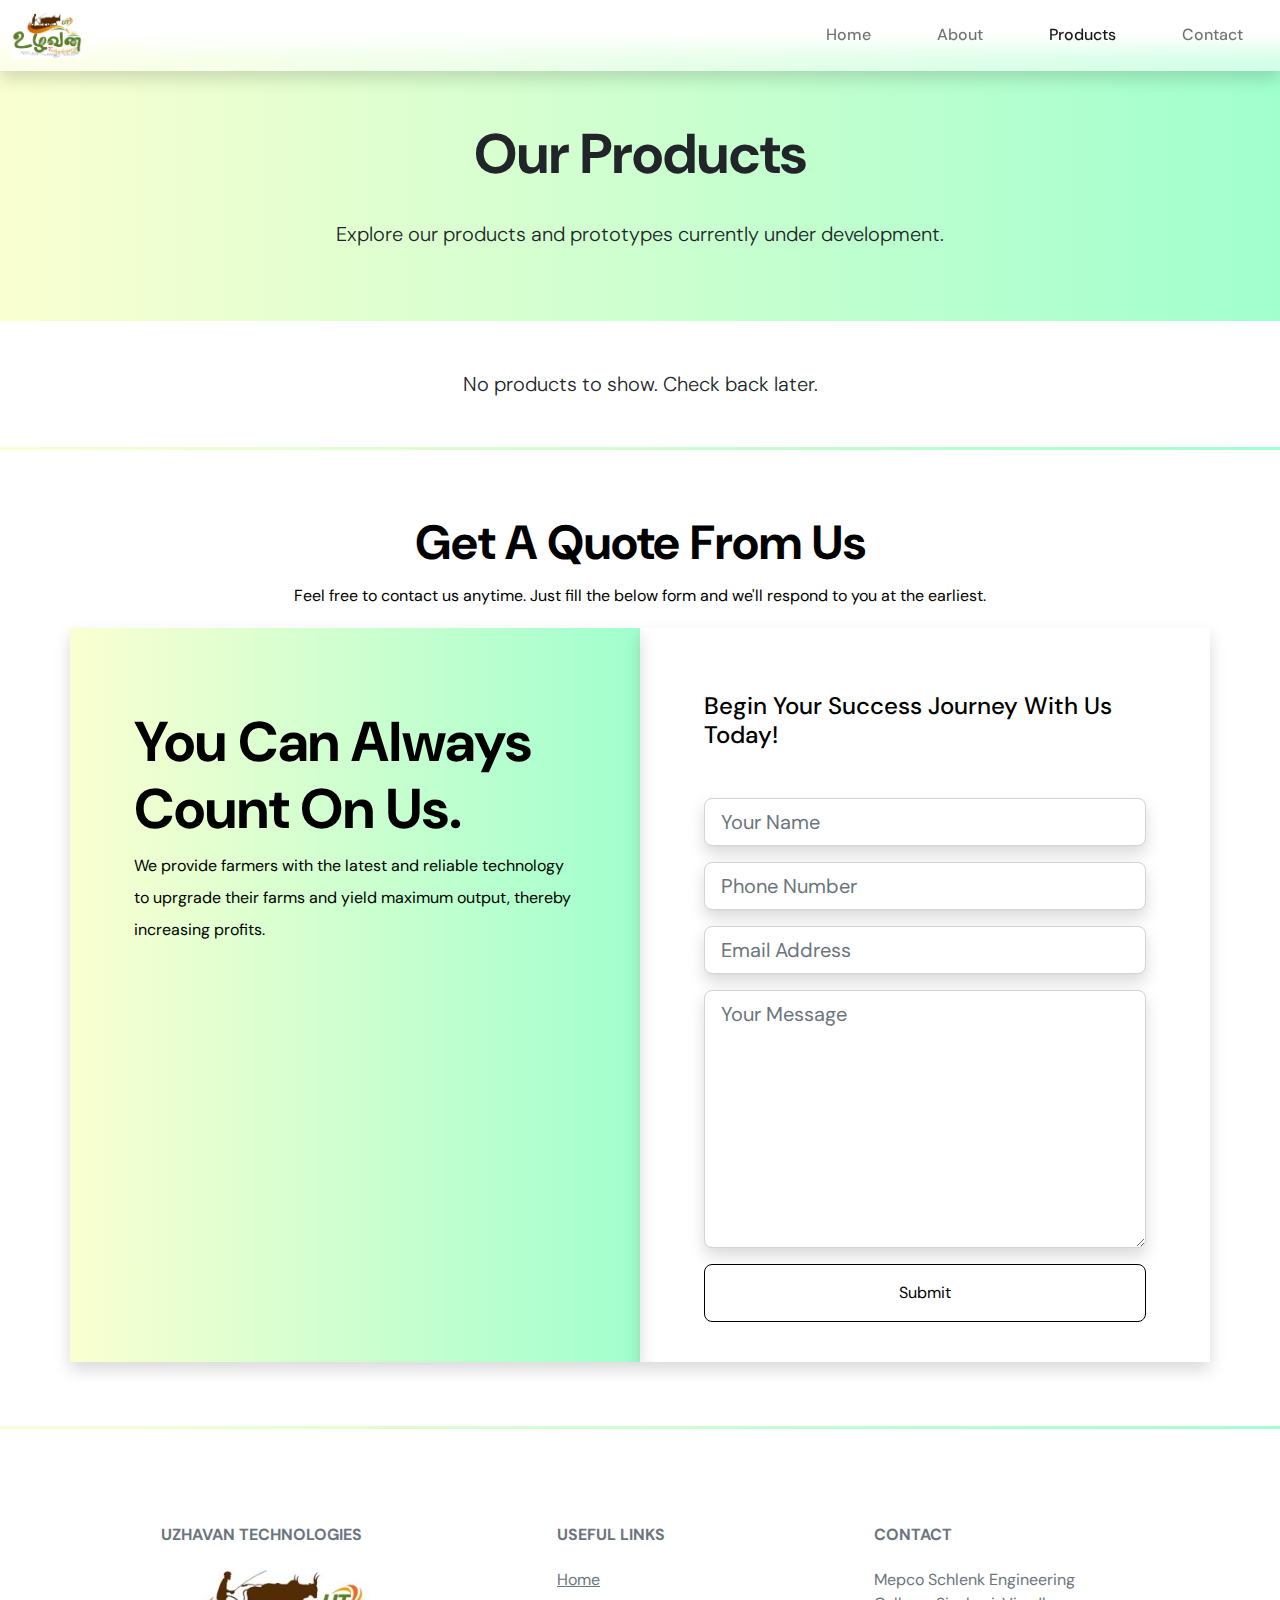
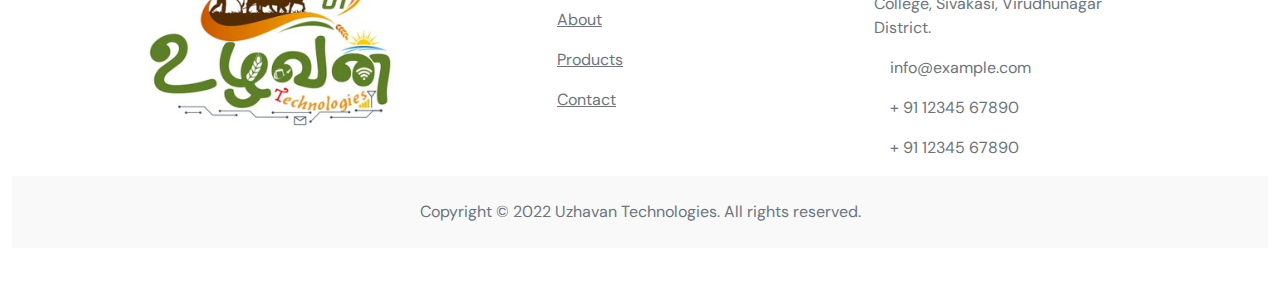
<file: products.html>
<html lang="en">
<head>
    <meta charset="UTF-8">
    <meta http-equiv="X-UA-Compatible" content="IE=edge">
    <meta name="viewport" content="width=device-width, initial-scale=1, user-scalable=no/">
    <title>Our Products- Uzhavan Technologies</title>
    <link rel="apple-touch-icon" sizes="180x180" href="/apple-touch-icon.png">
    <link rel="icon" type="image/png" sizes="32x32" href="/favicon-32x32.png">
    <link rel="icon" type="image/png" sizes="16x16" href="/favicon-16x16.png">
    <link rel="manifest" href="/site.webmanifest">
    <link rel="stylesheet" href="/assets/css/style.css">
    <link rel="preconnect" href="https://fonts.googleapis.com">
    <link rel="preconnect" href="https://fonts.gstatic.com" crossorigin>
    <link href="https://fonts.googleapis.com/css2?family=DM+Sans:wght@400;500;700&display=swap" rel="stylesheet">
</head>
<body>

    <nav class="navbar navbar-expand-lg shadow fixed-top mb-5 blur font">
        <div class="container-xxl">
          <a class="navbar-brand" href="/"><img src="/assets/images/Uzhavan-Logo.jpg" width="70"></a>
          <button class="navbar-toggler" type="button" data-bs-toggle="collapse" data-bs-target="#NavigationBar" aria-controls="navbarSupportedContent" aria-expanded="false" aria-label="Toggle navigation">
            <span class="navbar-toggler-icon"></span>
          </button>
          <div class="collapse navbar-collapse justify-content-end" id="NavigationBar">
            <ul class="navbar-nav ml-auto gap-4">
              <li class="nav-item list-items btn">
                <a class="nav-link" href="/">Home</a>
              </li>
              <li class="nav-item list-items btn">
                <a class="nav-link" href="/about.html" aria-current="page">About</a>
              </li>
              <li class="nav-item list-items btn">
                <a class="nav-link active" href="/products.html">Products</a>
              </li>
              <li class="nav-item list-items btn">
                <a class="nav-link" href="/contact.html">Contact</a>
              </li>
            </ul>
          </div>
        </div>
      </nav>

      <section id="home" class="intro-section mt-5">
        <div class="px-4 py-5 my-5 text-center">
            <h1 class="display-4 fw-bold py-4">Our Products</h1>
            <div class="col-lg-6 mx-auto">
              <p class="lead mb-4">Explore our products and prototypes currently under development.</p>
            </div>
          </div>
      </section>

      <section id="products-section" class="font">
        <p class="lead mb-4 text-center">No products to show. Check back later.</p><br>
      </section>


      <div class="divider-gradient"></div>

      <section id="contact" class="get-started font">
        <div class="container">
          <div class="row text-center">
            <h1 class="display-5 fw-bold text-capitalize">Get a quote from us</h1>
            <div class="heading-line"></div>
            <p class="lh-lg">
              Feel free to contact us anytime. Just fill the below form and we'll respond to you at the earliest.
            </p>
          </div>
      
          <!-- START THE CTA CONTENT  -->
          <div class="row text-white">
            <div class="col-12 col-lg-6 gradient shadow p-3">
              <div class="cta-info w-100">
                <h4 class="display-4 fw-bold text-capitalize">You can always count on us.</h4>
                <p class="lh-lg">
                  We provide farmers with the latest and reliable technology to uprgrade their farms and yield maximum output, thereby increasing profits.
                </p>
              </div>
            </div>
            <div class="col-12 col-lg-6 shadow p-3">
              <div class="form w-100 pb-2">
                <h4 class="display-3--title mb-5 text-capitalize">Begin your success journey with us today!</h4>
                <form method="post" name="google-sheet">
                  <div class="col-lg-12 mb-3">
                    <input type="text" placeholder="Your Name" name="Name" class="shadow form-control form-control-lg" required>
                  </div>
                  <div class="col-lg-12 mb-3">
                    <input type="text" placeholder="Phone Number" name="Phone" class="shadow form-control form-control-lg" required>
                  </div>
                  <div class="col-lg-12 mb-3">
                    <input type="email" placeholder="Email Address" name="Email" class="shadow form-control form-control-lg" required> 
                  </div>
                  <div class="col-lg-12 mb-3">
                    <textarea placeholder="Your Message" name="Message" rows="8" class="shadow form-control form-control-lg" required></textarea>
                  </div>
                  <div class="text-center d-grid mt-1">
                    <button type="submit" class="btn btn-primary pt-3 pb-3 text-capitalize">
                      submit
                    </button>
                  </div>
                </form>
              </div>
            </div>
          </div>
        </div>
      </section>

      <div class="divider-gradient"></div>

      <section class="font container-fluid py-5">
        <!-- Footer -->
<footer class="text-center text-lg-start bg-white text-muted">
    <!-- Section: Links  -->
    <section class="">
      <div class="container text-center text-md-start mt-5">
        <!-- Grid row -->
        <div class="row mt-3">
          <!-- Grid column -->
          <div class="col-md-3 col-lg-4 col-xl-3 mx-auto mb-4">
            <!-- Content -->
            <h6 class="text-uppercase fw-bold mb-4">
              <i class="fas fa-gem me-3 text-grayish"></i>Uzhavan Technologies
            </h6>
            <img src="/assets/images/Uzhavan-Logo.jpg" alt="Company Logo" width="250">
          </div>

          <!-- Grid column -->
          <div class="col-md-3 col-lg-2 col-xl-2 mx-auto mb-4">
            <!-- Links -->
            <h6 class="text-uppercase fw-bold mb-4">
              Useful links
            </h6>
            <p>
                <a href="/" class="text-reset">Home</a>
              </p>
              <p>
                <a href="/about.html" class="text-reset">About</a>
              </p>
              <p>
                <a href="/products.html" class="text-reset">Products</a>
              </p>
              <p>
                <a href="/contact.html" class="text-reset">Contact</a>
              </p>
          </div>
          <!-- Grid column -->
  
          <!-- Grid column -->
          <div class="col-md-4 col-lg-3 col-xl-3 mx-auto mb-md-0 mb-4">
            <!-- Links -->
            <h6 class="text-uppercase fw-bold mb-4">Contact</h6>
            <p><i class="fas fa-home"></i>Mepco Schlenk Engineering College, Sivakasi, Virudhunagar District.</p>
            <p>
              <i class="fas fa-envelope me-3 text-grayish"></i>
              info@example.com
            </p>
            <p><i class="fas fa-phone me-3 text-grayish"></i> + 91 12345 67890</p>
            <p><i class="fas fa-print me-3 text-grayish"></i> + 91 12345 67890</p>
          </div>
          <!-- Grid column -->
        </div>
        <!-- Grid row -->
      </div>
    </section>
    <div class="text-center p-4" style="background-color: rgba(0, 0, 0, 0.025);">
     Copyright © 2022 Uzhavan Technologies. All rights reserved. 
    </div>
  </footer>
      </section>

      <script>
        const scriptURL = 'https://script.google.com/macros/s/AKfycbxZKj4hs3VPJn0fK-J4saEidV_lQPkM6e6UBpy4E6y6H5RJ_mPYfNlZPslWdKPpoIF6dQ/exec'
        const form = document.forms['google-sheet']
      
        form.addEventListener('submit', e => {
          e.preventDefault()
          fetch(scriptURL, { method: 'POST', body: new FormData(form)})
            .then(response => alert("Thank you for submitting your enquiry. We'll respond to you at the earliest."))
            .catch(error => console.error('Error!', error.message))
        })
      </script>
 <script src="https://cdn.jsdelivr.net/npm/@popperjs/core@2.11.5/dist/umd/popper.min.js" integrity="sha384-Xe+8cL9oJa6tN/veChSP7q+mnSPaj5Bcu9mPX5F5xIGE0DVittaqT5lorf0EI7Vk" crossorigin="anonymous"></script>
 <script src="https://cdn.jsdelivr.net/npm/bootstrap@5.2.0/dist/js/bootstrap.min.js" integrity="sha384-ODmDIVzN+pFdexxHEHFBQH3/9/vQ9uori45z4JjnFsRydbmQbmL5t1tQ0culUzyK" crossorigin="anonymous"></script>
</body>
</html>
</file>
